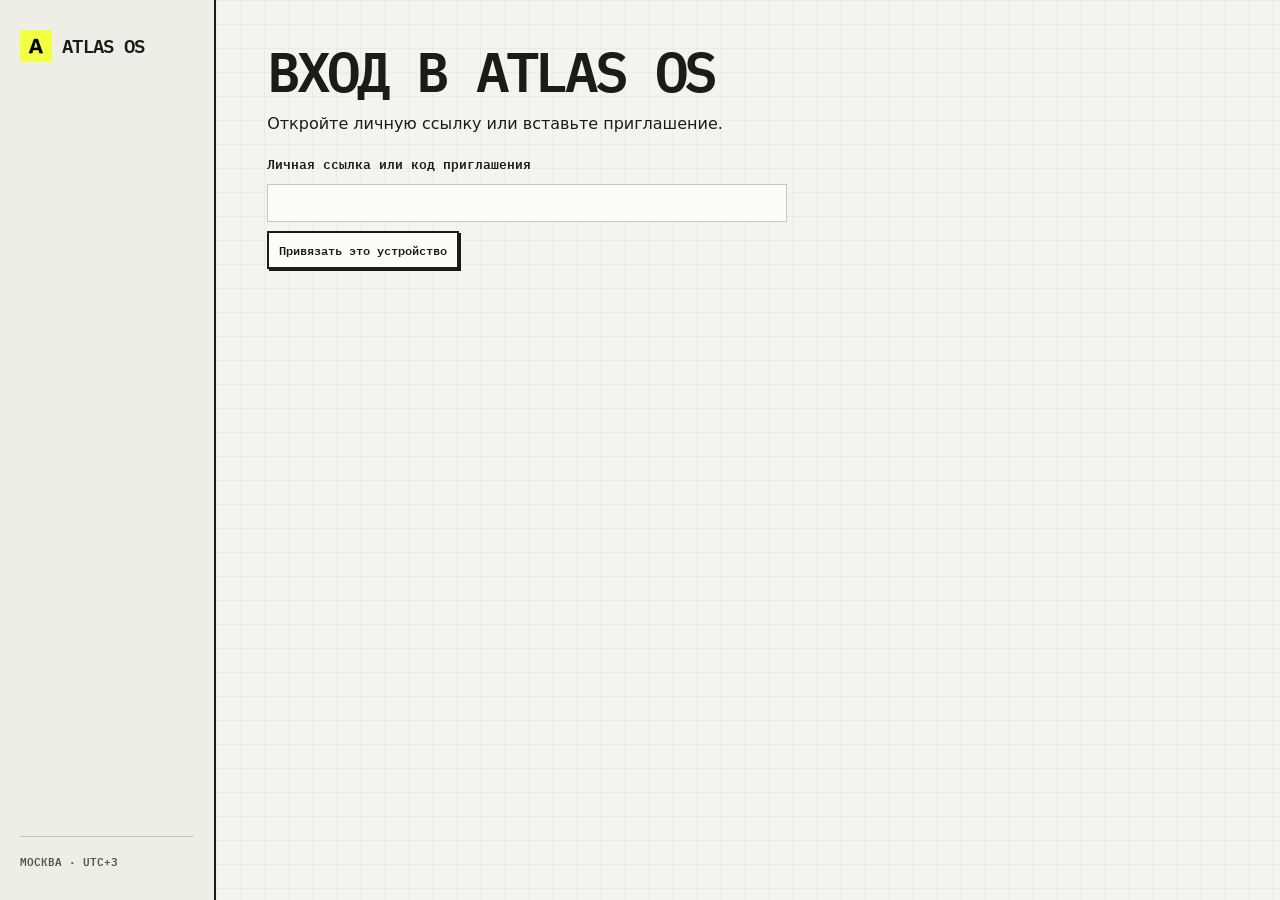
<file: index.html>
<!doctype html>
<html lang="ru">
<head>
  <meta charset="utf-8">
  <meta name="viewport" content="width=device-width, initial-scale=1, viewport-fit=cover">
  <meta name="referrer" content="no-referrer">
  <meta http-equiv="Content-Security-Policy" content="default-src 'self'; connect-src 'self' https://*.supabase.co; object-src 'none'; base-uri 'none'; form-action 'none'">
  <meta name="theme-color" content="#f4f3ee">
  <meta name="apple-mobile-web-app-capable" content="yes">
  <title>Сегодня · ATLAS OS</title>
  <link rel="manifest" href="./manifest.webmanifest">
  <link rel="icon" href="./assets/icon-192.png">
  <link rel="apple-touch-icon" href="./assets/icon-180.png">
  <link rel="stylesheet" href="./styles.css?v=20261116-18">
  <script type="module" src="./app.js?v=20261117-01"></script>
</head>
<body>
  <a class="skip" href="#summary">К сводке</a>
  <aside class="sidebar">
    <a class="brand" href="#summary"><img src="./assets/icon-192.png" alt="" width="32" height="32"> ATLAS OS</a>
    <nav id="summary-nav" aria-label="Разделы сводки">
      <a id="today-nav" class="current" href="#summary" aria-current="page">Сегодня</a>
      <a id="week-nav" href="#schedule">Расписание</a>
      <a id="reminders-nav" href="#reminders" hidden>Напоминания</a>
      <a id="library-nav" href="#library" hidden>Материалы</a>
      <a id="study-nav" href="#study" hidden>Учебные дела</a>
    </nav>
    <p class="local-time">МОСКВА · UTC+3</p>
  </aside>
  <main id="summary">
    <section id="access-panel" class="access-panel" aria-labelledby="access-title" hidden>
      <h1 id="access-title">Вход в ATLAS OS</h1>
      <p id="access-status" role="status"></p>
      <button type="button" id="retry-access" hidden>Повторить</button>
      <details id="connection-details" hidden>
        <summary>Данные для проверки соединения</summary>
        <p id="connection-code"></p>
      </details>
      <div id="forward-invite" hidden>
        <p>Для установки на iPhone скопируйте приглашение и вставьте его в ATLAS OS с домашнего экрана.</p>
        <button type="button" id="copy-arrived-invite">Скопировать приглашение</button>
        <input id="arrived-invite-url" aria-label="Ссылка приглашения" readonly hidden>
      </div>
      <form id="pair-form">
        <label for="pair-code">Личная ссылка или код приглашения</label>
        <input id="pair-code" type="text" autocomplete="off" autocapitalize="off" spellcheck="false" required>
        <button id="pair-submit" type="submit">Привязать это устройство</button>
      </form>
    </section>
    <div id="digest-view" hidden>
    <header class="summary-header">
      <p id="summary-label" class="demo">Демонстрационные данные</p>
      <details id="session-controls" class="session-controls" hidden>
        <summary>Доступ</summary>
        <div class="access-menu">
          <button type="button" id="copy-saved-link">Скопировать ссылку на сводку</button>
          <button type="button" id="make-phone-invite" hidden>Привязать iPhone</button>
          <button type="button" id="logout">Выйти</button>
          <input id="saved-link" aria-label="Постоянная ссылка на сводку" readonly hidden>
          <p id="session-status" role="status"></p>
          <details id="push-tools" class="push-tools" hidden>
            <summary>Уведомления</summary>
            <div class="push-actions">
              <button type="button" id="push-enable" disabled>Включить уведомления</button>
              <label for="push-variant">Текст пробного уведомления</label>
              <select id="push-variant">
                <option value="default">Карта вашего дня</option>
                <option value="short">Краткое содержание</option>
              </select>
              <button type="button" id="push-send" disabled>Отправить пробное уведомление</button>
              <p id="push-status" role="status"></p>
            </div>
          </details>
          <div id="phone-invite" class="phone-invite" hidden>
            <h2>Привязка iPhone</h2>
            <p>Отсканируйте QR камерой. В Safari скопируйте приглашение и вставьте его в ATLAS OS с домашнего экрана.</p>
            <canvas id="phone-qr" role="img" aria-label="QR-код для привязки iPhone"></canvas>
            <p id="invite-expires"></p>
          </div>
        </div>
      </details>
      <h1>Сегодня</h1>
      <div id="date-bar" class="date-bar" aria-label="Дата сводки">
        <button type="button" id="previous" aria-label="Предыдущий день">←</button>
        <time id="date" aria-live="polite"></time>
        <button type="button" id="next" aria-label="Следующий день">→</button>
        <button type="button" id="reset">Сегодня</button>
      </div>
      <div class="week-toolbar">
        <button id="save-work-digest" type="button" hidden>Сохранить сводку</button>
        <button id="open-live-digest" type="button" hidden>К актуальной сводке</button>
        <a id="work-digest-link" hidden>Постоянная ссылка на сводку</a>
        <a id="morning-digest-link" hidden>Утренняя сводка</a>
        <button id="retry-work-digest" type="button" hidden>Повторить загрузку</button>
      </div>
      <p id="work-digest-status" role="status"></p>
      <details id="morning-digest-log" hidden>
        <summary>Журнал утренней отправки</summary>
        <p id="morning-digest-times"></p>
        <ul id="morning-digest-attempts"></ul>
      </details>
    </header>
    <section class="progress" aria-labelledby="progress-label">
      <span id="progress-label">Прогресс дня</span>
      <progress id="progress" max="1" value="0" aria-labelledby="progress-label"></progress>
      <output id="progress-count" aria-live="polite"></output>
    </section>
    <div class="daily-grid">
      <section id="schedule" aria-labelledby="schedule-title">
        <header class="section-heading"><h2 id="schedule-title">Расписание</h2><span id="schedule-count"></span></header>
        <ol id="events" class="rows"></ol>
        <p id="no-events" class="empty" hidden>На этот день нет событий.</p>
      </section>
      <section id="tasks" aria-labelledby="tasks-title">
        <header class="section-heading"><h2 id="tasks-title">Учебные дела</h2><span id="task-count"></span></header>
        <h3 id="due-title" hidden>Нужно сдать</h3>
        <ul id="task-list" class="rows"></ul>
        <h3 id="planned-title" hidden>Запланировано на сегодня</h3>
        <ul id="planned-list" class="rows"></ul>
        <p id="no-tasks" class="empty" hidden>На этот день нет учебных дел.</p>
      </section>
    </div>
    <section class="daily-video" aria-labelledby="video-title">
      <header class="section-heading"><h2 id="video-title">Ролик дня</h2></header>
      <video controls playsinline preload="metadata" aria-labelledby="video-title" poster="./assets/daily-poster.jpg" src="./assets/daily.mp4">
        <a href="./assets/daily.mp4">Открыть ролик</a>
      </video>
    </section>
    </div>
    <section id="week" class="week-view" aria-labelledby="week-title" hidden>
      <h1 id="week-title">Расписание</h1>
      <div class="week-toolbar">
        <button id="week-previous" type="button" aria-label="Предыдущая неделя">←</button>
        <span class="week-caption" aria-live="polite">
          <span id="week-range"></span>
          <span id="week-number" hidden></span>
        </span>
        <button id="week-next" type="button" aria-label="Следующая неделя">→</button>
        <button id="week-reset" type="button">Текущая неделя</button>
        <button id="event-new" type="button">Добавить событие</button>
      </div>
      <p class="week-zone">Время московское</p>
      <p id="week-status" role="status"></p>
      <button id="week-retry" type="button" hidden>Повторить</button>
      <div id="week-days" class="week-days"></div>
    </section>
    <dialog id="event-editor" aria-labelledby="event-title">
      <form id="event-form">
        <h2 id="event-title">Новое событие</h2>
        <label>Тип <select name="kind"><option value="meeting">Встреча</option><option value="class">Пара</option></select></label>
        <label>Название <input name="title" maxlength="120" required></label>
        <label>Дата <input name="day" type="date" min="2000-01-03" max="2099-12-31" required></label>
        <div class="event-hours">
          <label>Начало <input name="start" type="time" required></label>
          <label>Окончание <input name="end" type="time" required></label>
        </div>
        <label>Аудитория или примечание <input name="detail" maxlength="240"></label>
        <label><input name="important" type="checkbox"> Важное событие</label>
        <p id="event-status" role="status"></p>
        <div class="week-toolbar">
          <button id="event-save" type="submit">Сохранить</button>
          <button id="event-cancel" type="button">Отмена</button>
        </div>
      </form>
    </dialog>
    <section id="reminders" class="week-view" hidden>
      <h1>Напоминания</h1>
      <div class="week-toolbar"><button id="reminder-new" type="button">Добавить напоминание</button><button id="reminder-all" type="button" hidden>Все напоминания</button></div>
      <p class="week-zone">Время московское</p>
      <p id="reminder-status" role="status"></p>
      <div id="reminder-items" class="week-days"></div>
    </section>
    <dialog id="reminder-editor" class="reminder-editor" aria-labelledby="reminder-title">
      <form id="reminder-form" class="reminder-form">
        <h2 id="reminder-title">Напоминание</h2>
        <label>Текст <input name="text" required maxlength="240"></label>
        <label>Первое срабатывание <input name="starts" type="datetime-local" required></label>
        <label>Повтор <select name="kind"><option value="once">Один раз</option><option value="hour">Каждые N часов</option><option value="day">Каждые N дней</option><option value="week">Каждые N недель</option><option value="month">Каждые N месяцев</option><option value="year">Ежегодно по дате</option></select></label>
        <label id="reminder-interval">Интервал <input name="every" type="number" min="1" max="365" value="1"></label>
        <fieldset id="reminder-weekdays"><legend>Дни недели</legend><div class="week-toolbar"><label><input type="checkbox" name="day" value="1">Пн</label><label><input type="checkbox" name="day" value="2">Вт</label><label><input type="checkbox" name="day" value="3">Ср</label><label><input type="checkbox" name="day" value="4">Чт</label><label><input type="checkbox" name="day" value="5">Пт</label><label><input type="checkbox" name="day" value="6">Сб</label><label><input type="checkbox" name="day" value="7">Вс</label></div></fieldset>
        <label>Последний день серии <input name="until_day" type="date"></label>
        <label>Связать с учебной задачей <select name="study_task_id"></select></label>
        <p id="reminder-form-status" role="status"></p>
        <div class="week-toolbar"><button type="submit" id="reminder-save">Сохранить</button><button type="button" id="reminder-cancel">Отмена</button></div>
      </form>
    </dialog>
    <section id="library" class="week-view" aria-labelledby="library-title" hidden>
      <h1 id="library-title">Материалы</h1>
      <div class="week-toolbar">
        <button id="library-new" type="button">Добавить файл</button>
        <label>Раздел <select id="library-section">
          <option value="active">Библиотека</option>
          <option value="archived">Архив</option>
          <option value="trashed">Корзина</option>
        </select></label>
        <button id="library-clear" type="button" hidden>Очистить архив</button>
        <button id="library-retry" type="button" hidden>Повторить</button>
      </div>
      <p id="library-status" role="status"></p>
      <div id="library-items" class="week-days"></div>
    </section>
    <dialog id="library-editor" class="reminder-editor" aria-labelledby="library-editor-title">
      <form id="library-form" class="reminder-form">
        <h2 id="library-editor-title">Добавить файл</h2>
        <label>Файл · PDF, Markdown, JPEG или PNG до 6 МБ
          <input name="file" type="file" accept=".pdf,.md,.jpg,.jpeg,.png" required>
        </label>
        <fieldset id="library-description">
          <legend>Описание материала</legend>
          <label>Название <input name="title" maxlength="160" required></label>
          <label>Предмет <input name="subject" maxlength="120" required></label>
          <label>Тема <input name="topic" maxlength="160"></label>
          <label>Источник <input name="source" maxlength="250" placeholder="Например, конспект лекции" required></label>
        </fieldset>
        <p id="library-form-status" role="status"></p>
        <div class="week-toolbar">
          <button id="library-save" type="submit">Загрузить</button>
          <button id="library-cancel" type="button">Отмена</button>
        </div>
      </form>
    </dialog>
    <dialog id="library-reader" class="reminder-editor" aria-labelledby="library-reader-title">
      <h2 id="library-reader-title">Оригинал</h2>
      <p id="library-reader-status" role="status"></p>
      <pre id="library-reader-text" hidden></pre>
      <div class="week-toolbar">
        <a id="library-original" target="_blank" rel="noopener noreferrer" hidden>Открыть оригинал</a>
        <a id="library-download" target="_blank" rel="noopener noreferrer" hidden>Скачать файл</a>
        <button id="library-reader-close" type="button">Закрыть</button>
      </div>
    </dialog>
    <section id="study" class="week-view" aria-labelledby="study-title" hidden>
      <h1 id="study-title">Учебные дела</h1>
      <div class="week-toolbar">
        <button id="study-new" type="button">Добавить задачу</button>
        <label>Раздел <select id="study-section">
          <option value="active">Текущие</option>
          <option value="draft">Черновики</option>
          <option value="done">История</option>
        </select></label>
        <button id="study-retry" type="button" hidden>Повторить</button>
      </div>
      <p class="week-zone">Время московское</p>
      <p id="study-status" role="status"></p>
      <div id="study-items" class="week-days"></div>
    </section>
    <dialog id="study-editor" class="reminder-editor" aria-labelledby="study-editor-title">
      <form id="study-form" class="reminder-form">
        <h2 id="study-editor-title">Учебная задача</h2>
        <label>Название <input name="title" maxlength="160" required></label>
        <label>Предмет <input name="subject" maxlength="120"></label>
        <label>Сдать до <input name="due_at" type="datetime-local" min="2000-01-01T00:00" max="2099-12-31T23:59"></label>
        <label>Когда займусь <input name="planned_at" type="datetime-local" min="2000-01-01T00:00" max="2099-12-31T23:59"></label>
        <p id="study-closed-block-note" hidden>Чтобы назначить блок, верни задачу в работу.</p>
        <fieldset id="study-block">
          <legend>Подтверждённый блок работы</legend>
          <label>Начало <input name="block_start" type="datetime-local" min="2000-01-01T00:00" max="2099-12-31T23:59"></label>
          <label>Конец <input name="block_end" type="datetime-local" min="2000-01-01T00:00" max="2099-12-31T23:59"></label>
        </fieldset>
        <details id="study-date-sources">
          <summary>Исходные фразы для дат</summary>
          <p>Укажи рассчитанные даты выше по московскому времени. Здесь можно записать, как была названа дата и в каком часовом поясе.</p>
          <label>Фраза для срока <input name="due_phrase" maxlength="240" placeholder="Например, к пятнице"></label>
          <label>Часовой пояс фразы для срока <input name="due_zone" maxlength="80" placeholder="Europe/Moscow"></label>
          <label>Фраза для пожелания <input name="planned_phrase" maxlength="240" placeholder="Например, завтра в 14:00"></label>
          <label>Часовой пояс фразы для пожелания <input name="planned_zone" maxlength="80" placeholder="Europe/Moscow"></label>
        </details>
        <label>Оценка времени, мин <input name="estimate_minutes" type="number" min="1" max="10080"></label>
        <label>Фактически потрачено, мин <input name="actual_minutes" type="number" min="1" max="10080"></label>
        <label>Источник <input name="source" maxlength="240"></label>
        <label>Материал <select name="material_id"></select></label>
        <p id="study-form-status" role="status"></p>
        <div class="week-toolbar">
          <button id="study-save" type="submit">Сохранить</button>
          <button id="study-cancel" type="button">Отмена</button>
        </div>
      </form>
    </dialog>
  </main>
</body>
</html>
</file>
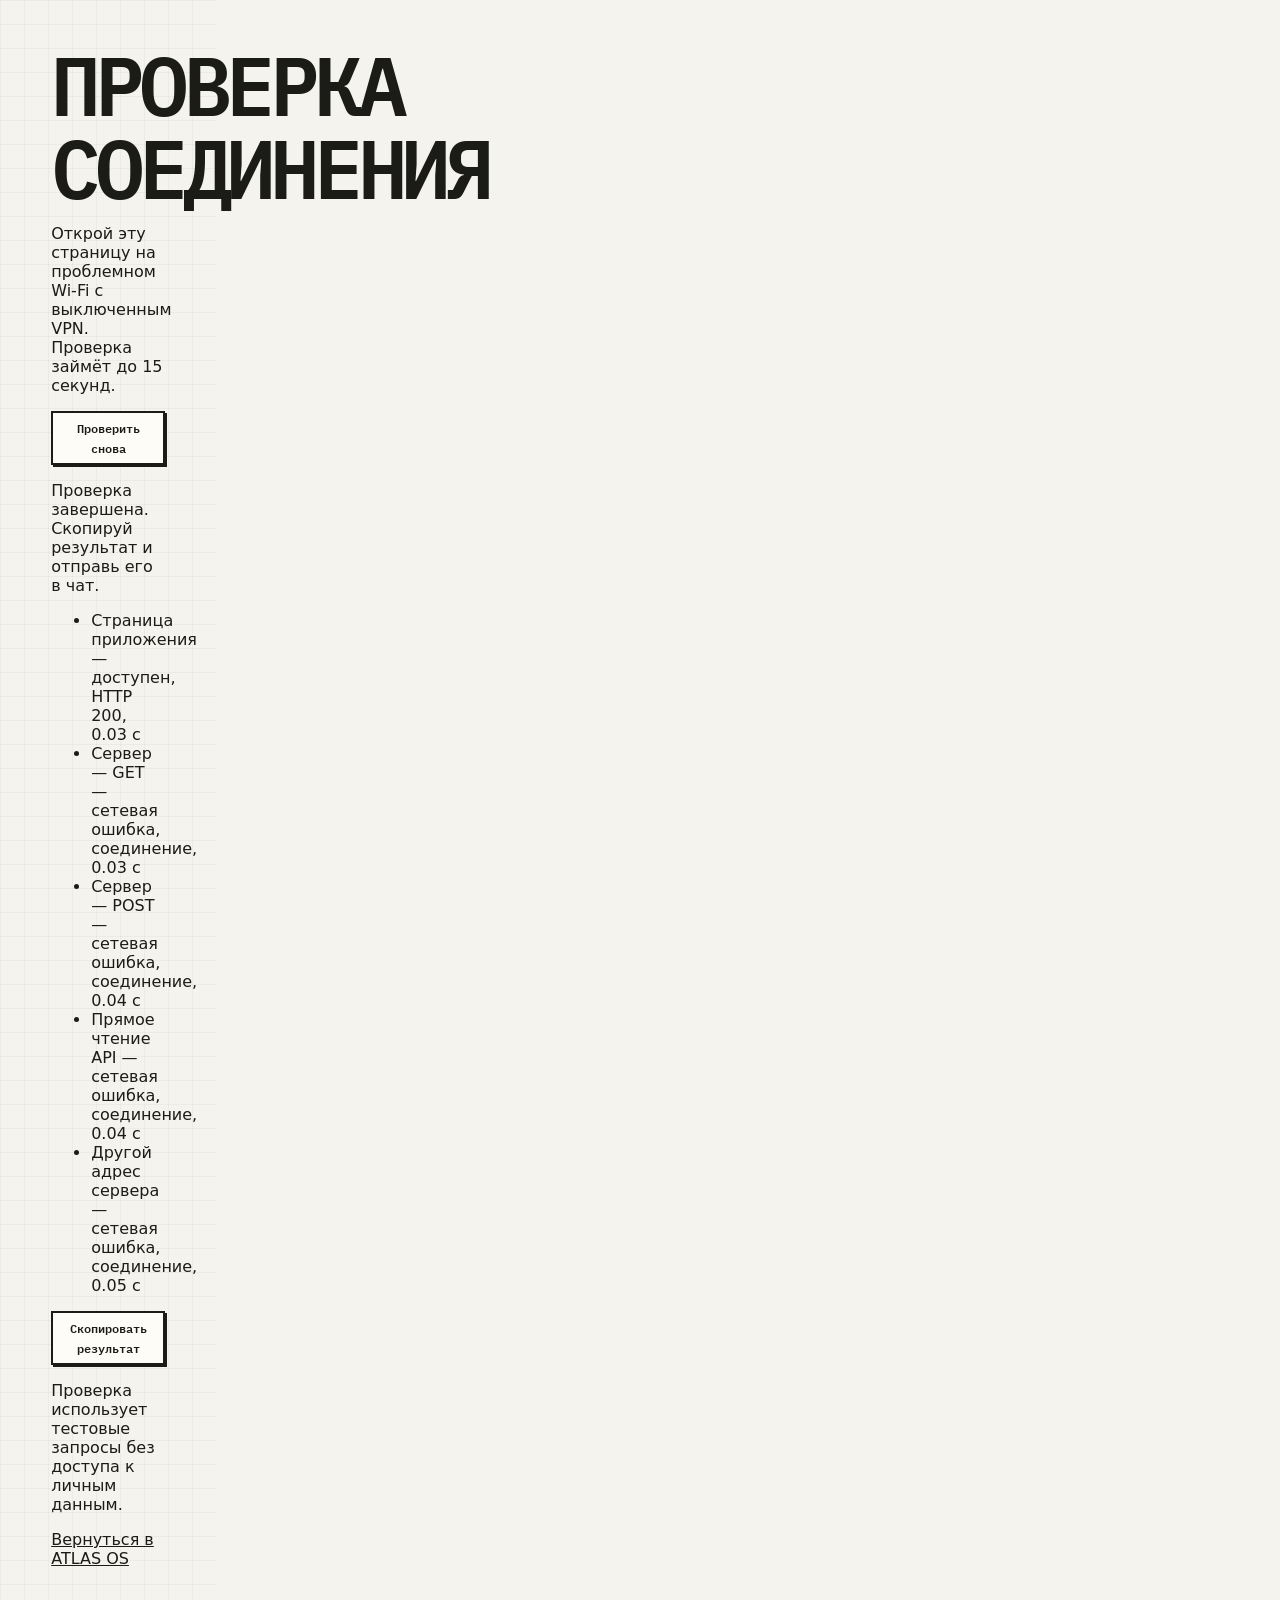
<file: connection-check.html>
<!doctype html>
<html lang="ru">
<head>
  <meta charset="utf-8">
  <meta name="viewport" content="width=device-width, initial-scale=1">
  <meta name="referrer" content="no-referrer">
  <meta http-equiv="Content-Security-Policy" content="default-src 'self'; connect-src 'self' https://*.supabase.co; object-src 'none'; base-uri 'none'">
  <title>Проверка соединения · ATLAS OS</title>
  <link rel="stylesheet" href="./styles.css?v=20261116-18">
  <script type="module" src="./connection-check.js?v=20261117-02"></script>
</head>
<body>
  <main>
    <h1>Проверка соединения</h1>
    <p>Открой эту страницу на проблемном Wi-Fi с выключенным VPN. Проверка займёт до 15 секунд.</p>
    <button id="run-check" type="button">Проверить снова</button>
    <p id="check-state" role="status"></p>
    <ul id="check-results"></ul>
    <button id="copy-check" type="button" disabled>Скопировать результат</button>
    <textarea id="check-report" aria-label="Результат проверки" rows="12" readonly hidden></textarea>
    <p>Проверка использует тестовые запросы без доступа к личным данным.</p>
    <a href="./">Вернуться в ATLAS OS</a>
  </main>
</body>
</html>
</file>
<file: styles.css>
@font-face {
  font-family: "IBM Plex Mono";
  src: url("./assets/plex-mono-latin.woff2") format("woff2");
  font-style: normal;
  font-weight: 600;
  font-display: swap;
  unicode-range: U+0000-00FF,U+2000-206F,U+2190-21FF;
}
@font-face {
  font-family: "IBM Plex Mono";
  src: url("./assets/plex-mono-cyrillic.woff2") format("woff2");
  font-style: normal;
  font-weight: 600;
  font-display: swap;
  unicode-range: U+0400-045F,U+0490-0491,U+04B0-04B1,U+2116;
}
:root {
  color-scheme: light;
  --ink: #1b1b18;
  --muted: #55554c;
  --paper: #f4f3ee;
  --panel: #fdfcf7;
  --line: #c9c7bd;
  --yellow: #f3ff42;
  --mono: "IBM Plex Mono", "Courier New", monospace;
  font-family: "Segoe UI", system-ui, sans-serif;
  color: var(--ink);
  background-color: var(--paper);
}
* { box-sizing: border-box; }
body { margin: 0; min-height: 100vh; display: grid; grid-template-columns: 216px minmax(0,1fr); }
a { color: inherit; }
button, a, input { touch-action: manipulation; }
:focus-visible { outline: 3px solid #514b00; outline-offset: 4px; }
.skip { position: fixed; top: 12px; left: 12px; padding: 10px; background: white; clip-path: inset(50%); z-index: 5; }
.skip:focus { clip-path: none; }
.sidebar { position: sticky; top: 0; height: 100dvh; display: flex; flex-direction: column; padding: 30px 20px; background: #eeede6; border-right: 2px solid var(--ink); }
.brand { display: flex; align-items: center; gap: 10px; text-decoration: none; font: 600 19px var(--mono); letter-spacing: -.035em; }
.brand img { flex: none; }
nav { display: grid; gap: 8px; margin-top: 28px; padding-top: 20px; border-top: 2px solid var(--ink); }
nav a { min-height: 44px; display: flex; align-items: center; padding: 8px 10px; text-decoration: none; font: 600 12px var(--mono); text-transform: uppercase; }
nav a:hover { background: #deddd4; }
nav a.current { background: var(--ink); color: white; }
.local-time { margin: auto 0 0; border-top: 1px solid var(--line); padding-top: 14px; color: var(--muted); font: 600 11px var(--mono); }
main { min-width: 0; padding: 42px clamp(24px, 4vw, 64px) 56px; background-image: linear-gradient(to right,#1b1b1809 1px,transparent 1px),linear-gradient(to bottom,#1b1b1809 1px,transparent 1px); background-size: 24px 24px; }
.summary-header, .progress, .daily-grid, .daily-video { max-width: 1270px; margin-inline: auto; }
.demo { display: inline-block; margin: 0 0 11px; padding: 5px 8px; border: 1px solid var(--ink); background: var(--yellow); font: 600 11px var(--mono); text-transform: uppercase; }
h1, h2 { margin: 0; font-family: var(--mono); text-transform: uppercase; }
h1 { font-size: clamp(43px, 7vw, 83px); line-height: 1; letter-spacing: -.075em; }
.date-bar { display: flex; align-items: center; gap: 10px; margin-top: 19px; padding-top: 17px; border-top: 2px solid var(--ink); }
time, output { font-variant-numeric: tabular-nums; }
.date-bar time { min-width: 0; font: 600 14px var(--mono); text-transform: uppercase; }
button { min-height: 38px; min-width: 38px; padding: 5px 10px; border: 2px solid var(--ink); border-radius: 0; box-shadow: 2px 2px 0 var(--ink); color: var(--ink); background: var(--panel); font: 600 12px var(--mono); cursor: pointer; }
button:hover { background: var(--yellow); }
button:active { transform: translate(2px,2px); box-shadow: none; }
.progress { display: grid; grid-template-columns: auto 1fr auto; align-items: center; gap: 14px; margin-block: 20px 28px; padding: 13px 15px; border: 2px solid var(--ink); box-shadow: 4px 4px 0 var(--ink); background: var(--panel); font: 600 12px var(--mono); text-transform: uppercase; }
progress { appearance: none; width: 100%; height: 10px; border: 1px solid var(--ink); border-radius: 0; background: var(--paper); color: var(--ink); }
progress::-webkit-progress-bar { background: var(--paper); }
progress::-webkit-progress-value { background: var(--ink); }
progress::-moz-progress-bar { background: var(--ink); }
.daily-grid { display: grid; grid-template-columns: repeat(2,minmax(0,1fr)); gap: 20px; }
.section-heading { display: flex; align-items: center; justify-content: space-between; gap: 10px; min-height: 40px; padding-bottom: 9px; border-bottom: 2px solid var(--ink); }
.section-heading h2 { font-size: clamp(17px, 2vw, 24px); letter-spacing: -.045em; }
.section-heading span { color: var(--muted); font: 600 13px var(--mono); }
.rows { display: grid; gap: 8px; margin: 10px 0 0; padding: 0; list-style: none; }
.row { min-width: 0; min-height: 68px; display: grid; align-items: center; gap: 12px; padding: 11px 13px; background: var(--panel); border: 1px solid var(--line); border-left: 3px solid var(--line); }
.event { grid-template-columns: 69px minmax(0,1fr); }
.event time { align-self: start; margin-top: 2px; font: 600 14px var(--mono); }
.event time span, .row small { display: block; margin-top: 4px; font-size: 12px; color: var(--muted); }
.row strong { display: block; font-size: 15px; line-height: 1.28; font-weight: 650; overflow-wrap: anywhere; }
.important { border-left-color: var(--ink); background: #fbfbcf; }
.row-tag { display: inline-block; margin: 0 0 4px; padding: 2px 5px; background: var(--yellow); border: 1px solid var(--ink); font: 600 10px var(--mono); text-transform: uppercase; }
.task { padding: 0; }
.task label { display: grid; grid-template-columns: 18px minmax(0,1fr); align-items: center; gap: 12px; min-height: 66px; padding: 10px 13px; cursor: pointer; }
.task input { appearance: none; width: 17px; height: 17px; margin: 0; border: 2px solid var(--ink); border-radius: 0; background: white; cursor: pointer; }
.task input:checked { background: var(--ink); box-shadow: inset 0 0 0 3px var(--panel); }
.task label:has(:checked) strong { text-decoration: line-through; color: var(--muted); }
.empty { background: var(--panel); padding: 15px; border: 1px solid var(--line); color: var(--muted); }
.daily-video { margin-top: 30px; }
.daily-video video { display: block; width: min(100%, 270px); aspect-ratio: 960 / 1754; margin: 10px auto 0; background: #141412; border: 2px solid var(--ink); }
@media (max-width: 820px) {
  body { display: block; }
  .sidebar { position: static; height: auto; flex-direction: row; align-items: center; justify-content: space-between; flex-wrap: wrap; gap: 9px; padding: 11px 16px; border-right: 0; border-bottom: 2px solid var(--ink); }
  .brand { font-size: 16px; }
  .brand img { width: 25px; height: 25px; }
  nav { display: flex; flex-wrap: wrap; gap: 3px; margin: 0; padding: 0; border: 0; }
  nav a { min-height: 38px; font-size: 11px; padding-inline: 8px; }
  .local-time { display: none; }
  main { padding: 26px 16px max(34px, env(safe-area-inset-bottom)); }
  .daily-grid { grid-template-columns: 1fr; gap: 23px; }
}
@media (max-width: 390px) {
  .sidebar { gap: 3px; }
  .date-bar { gap: 7px; }
  .date-bar time { font-size: 12px; }
  .progress { gap: 8px; padding-inline: 9px; font-size: 11px; }
}

[hidden] { display: none !important; }
.access-panel { max-width: 1270px; margin-inline: auto; }
.access-panel h1 { overflow-wrap: anywhere; font-size: clamp(30px, 5vw, 56px); }
.access-panel > p, #forward-invite p, .phone-invite p { max-width: 55ch; }
.access-panel form { display: grid; justify-items: start; gap: 9px; max-width: 520px; margin-block: 20px; }
.access-panel label { font: 600 13px var(--mono); }
.access-panel input, .session-controls input { width: 100%; max-width: 520px; min-width: 0; min-height: 38px; padding: 7px 9px; border: 1px solid var(--line); border-radius: 0; background: var(--panel); color: var(--ink); font: 16px system-ui, sans-serif; }
#forward-invite input { display: block; margin-block: 8px; }
.summary-header { position: relative; }
.session-controls { position: absolute; top: 0; right: 0; z-index: 2; }
.summary-header:has(.session-controls:not([hidden])) .demo { margin-right: 88px; }
.session-controls summary { padding: 5px 8px; border: 1px solid var(--ink); background: var(--panel); font: 600 11px var(--mono); cursor: pointer; }
.session-controls summary:hover, .session-controls[open] summary { background: var(--yellow); }
.access-menu { display: grid; justify-items: start; gap: 8px; position: absolute; right: 0; top: calc(100% + 8px); width: min(345px, calc(100vw - 48px)); max-height: min(75dvh, 640px); overflow: auto; padding: 12px; border: 2px solid var(--ink); box-shadow: 3px 3px 0 var(--ink); background: var(--panel); }
.access-menu input, .phone-invite { min-width: 0; width: 100%; }
#session-status { margin: 0; }
#session-status:empty { display: none; }
.phone-invite { padding-top: 12px; border-top: 1px solid var(--line); }
.phone-invite h2 { font-size: 20px; }
#phone-qr { display: block; max-width: 100%; height: auto; }
button:disabled { cursor: wait; opacity: .65; }
.task label:has(:disabled), .task input:disabled { cursor: default; opacity: 1; }

.push-tools { width: 100%; }
.push-tools summary { width: fit-content; }
.push-actions { display: grid; justify-items: start; gap: 8px; margin-block: 8px; }
.push-actions label { font: 600 12px var(--mono); }
.push-actions select { max-width: 100%; min-height: 38px; color: var(--ink); background: var(--panel); font-size: 16px; }
#push-status { margin: 0; }

.week-view { max-width: 1270px; margin-inline: auto; }
.week-view h1 { font-size: clamp(30px, 6vw, 73px); overflow-wrap: anywhere; }
.week-toolbar { display: flex; gap: 8px; align-items: center; flex-wrap: wrap; }
.week-view > .week-toolbar { border-top: 2px solid var(--ink); margin-top: 18px; padding-top: 14px; }
.week-caption { display: inline-flex; align-items: center; flex-wrap: wrap; gap: 6px; min-width: 0; }
#week-range { font: 600 13px var(--mono); }
#week-number { padding: 4px 6px; border: 1px solid var(--ink); background: var(--yellow); font: 600 11px var(--mono); }
#event-new, #event-save { background: var(--yellow); }
.week-zone { font: 600 12px var(--mono); color: var(--muted); }
.week-days { display: grid; grid-template-columns: repeat(2,minmax(0,1fr)); gap: 16px; }
.week-day { min-width: 0; border-top: 2px solid var(--ink); padding-top: 10px; }
.week-day h2 { font-size: 16px; }
.week-empty { color: var(--muted); font-size: 13px; }
.week-events { padding: 0; display: grid; gap: 7px; list-style: none; }
.schedule-event { display: grid; text-align: left; gap: 4px; width: 100%; min-width: 0; padding: 9px; box-shadow: none; border: 1px solid var(--line); font: inherit; overflow-wrap: anywhere; }
.schedule-event strong { font-size: 15px; }
.schedule-event small { color: var(--muted); }
.event-time, .event-overlap { font: 600 12px var(--mono); }
.schedule-event .event-overlap { color: #6f270b; }
#event-editor { width: min(460px, calc(100% - 24px)); max-height: 90vh; padding: 18px; color: var(--ink); background: var(--panel); border: 2px solid var(--ink); }
#event-editor::backdrop { background: #1b1b1880; }
#event-form { display: grid; gap: 12px; }
#event-form label { min-width: 0; display: grid; gap: 4px; font: 600 12px var(--mono); }
#event-form input, #event-form select { width: 100%; min-width: 0; min-height: 40px; font-size: 16px; color: var(--ink); background: white; border: 1px solid var(--line); }
.event-hours { display: grid; grid-template-columns: repeat(2,minmax(0,1fr)); gap: 8px; }
#event-status:empty, #week-status:empty { display: none; }
@media (max-width: 680px) { .week-days { grid-template-columns: 1fr; } }

.reminder-editor { width: min(460px, calc(100% - 24px)); max-height: 90vh; padding: 18px; color: var(--ink); background: var(--panel); border: 2px solid var(--ink); }
.reminder-editor::backdrop { background: #1b1b1880; }
.reminder-form { display: grid; gap: 12px; }
.reminder-form label { display: grid; gap: 4px; font: 600 12px var(--mono); }
.reminder-form input:not([type=checkbox]), .reminder-form select { width: 100%; min-height: 38px; font-size: 16px; }

#library-description { display: grid; gap: 10px; min-width: 0; border: 1px solid var(--line); }
#library-description[hidden] { display: none; }
#library-section { min-height: 38px; font-size: 16px; }
#library-reader-text { white-space: pre-wrap; overflow-wrap: anywhere; }
#library-items article, #library-reader-title { overflow-wrap: anywhere; }
#library-new, #library-save { background: var(--yellow); }

#study-section { min-height: 38px; font-size: 16px; }
#study-items article { overflow-wrap: anywhere; }
#study-form label { min-width: 0; }
#study-form input, #study-form select { min-width: 0; }
#study-new, #study-save { background: var(--yellow); }

#study-block { min-width: 0; display: grid; gap: 8px; border: 1px solid var(--line); }
#study-date-sources label { margin-top: 8px; }

.digest-source { background: none; border: 0; box-shadow: none; padding: 0; font: inherit; font-weight: 700; text-align: left; text-decoration: underline; overflow-wrap: anywhere; }
#event-form input[type=checkbox] { width: auto; min-height: 0; justify-self: start; }
#work-digest-status:empty { display: none; }

.task { padding: 11px 13px; gap: 4px; justify-items: start; }
</file>
